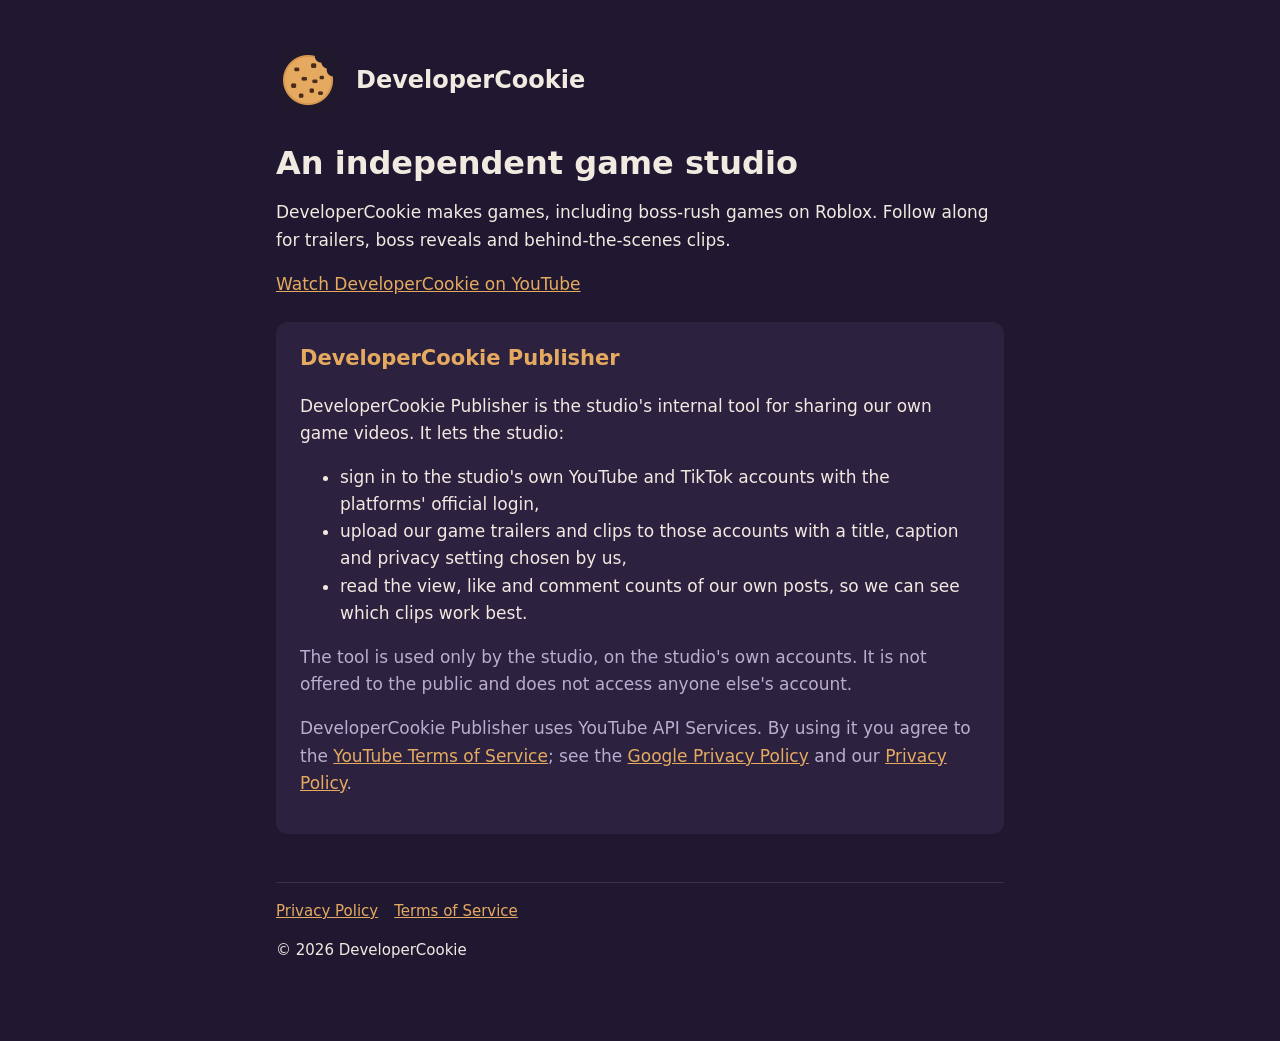
<file: index.html>
<!doctype html>
<html lang="en">
<head>
<meta charset="utf-8">
<meta name="viewport" content="width=device-width, initial-scale=1">
<title>DeveloperCookie</title>
<meta name="description" content="DeveloperCookie is an independent game studio.">
<link rel="icon" href="icon.png">
<link rel="stylesheet" href="style.css">
</head>
<body>
<main>
  <header><img src="icon.png" alt="DeveloperCookie logo"><a href="./">DeveloperCookie</a></header>

  <h1>An independent game studio</h1>
  <p>DeveloperCookie makes games, including boss-rush games on Roblox. Follow along for trailers, boss reveals and behind-the-scenes clips.</p>
  <p><a href="https://www.youtube.com/@developercookie-s8m">Watch DeveloperCookie on YouTube</a></p>

  <div class="card">
    <h2 style="margin-top:0">DeveloperCookie Publisher</h2>
    <p>DeveloperCookie Publisher is the studio's internal tool for sharing our own game videos. It lets the studio:</p>
    <ul>
      <li>sign in to the studio's own YouTube and TikTok accounts with the platforms' official login,</li>
      <li>upload our game trailers and clips to those accounts with a title, caption and privacy setting chosen by us,</li>
      <li>read the view, like and comment counts of our own posts, so we can see which clips work best.</li>
    </ul>
    <p class="muted">The tool is used only by the studio, on the studio's own accounts. It is not offered to the public and does not access anyone else's account.</p>
    <p class="muted">DeveloperCookie Publisher uses YouTube API Services. By using it you agree to the <a href="https://www.youtube.com/t/terms">YouTube Terms of Service</a>; see the <a href="https://policies.google.com/privacy">Google Privacy Policy</a> and our <a href="privacy.html">Privacy Policy</a>.</p>
  </div>

  <footer>
    <a href="privacy.html">Privacy Policy</a><a href="terms.html">Terms of Service</a>
    <p>&copy; 2026 DeveloperCookie</p>
  </footer>
</main>
</body>
</html>
</file>
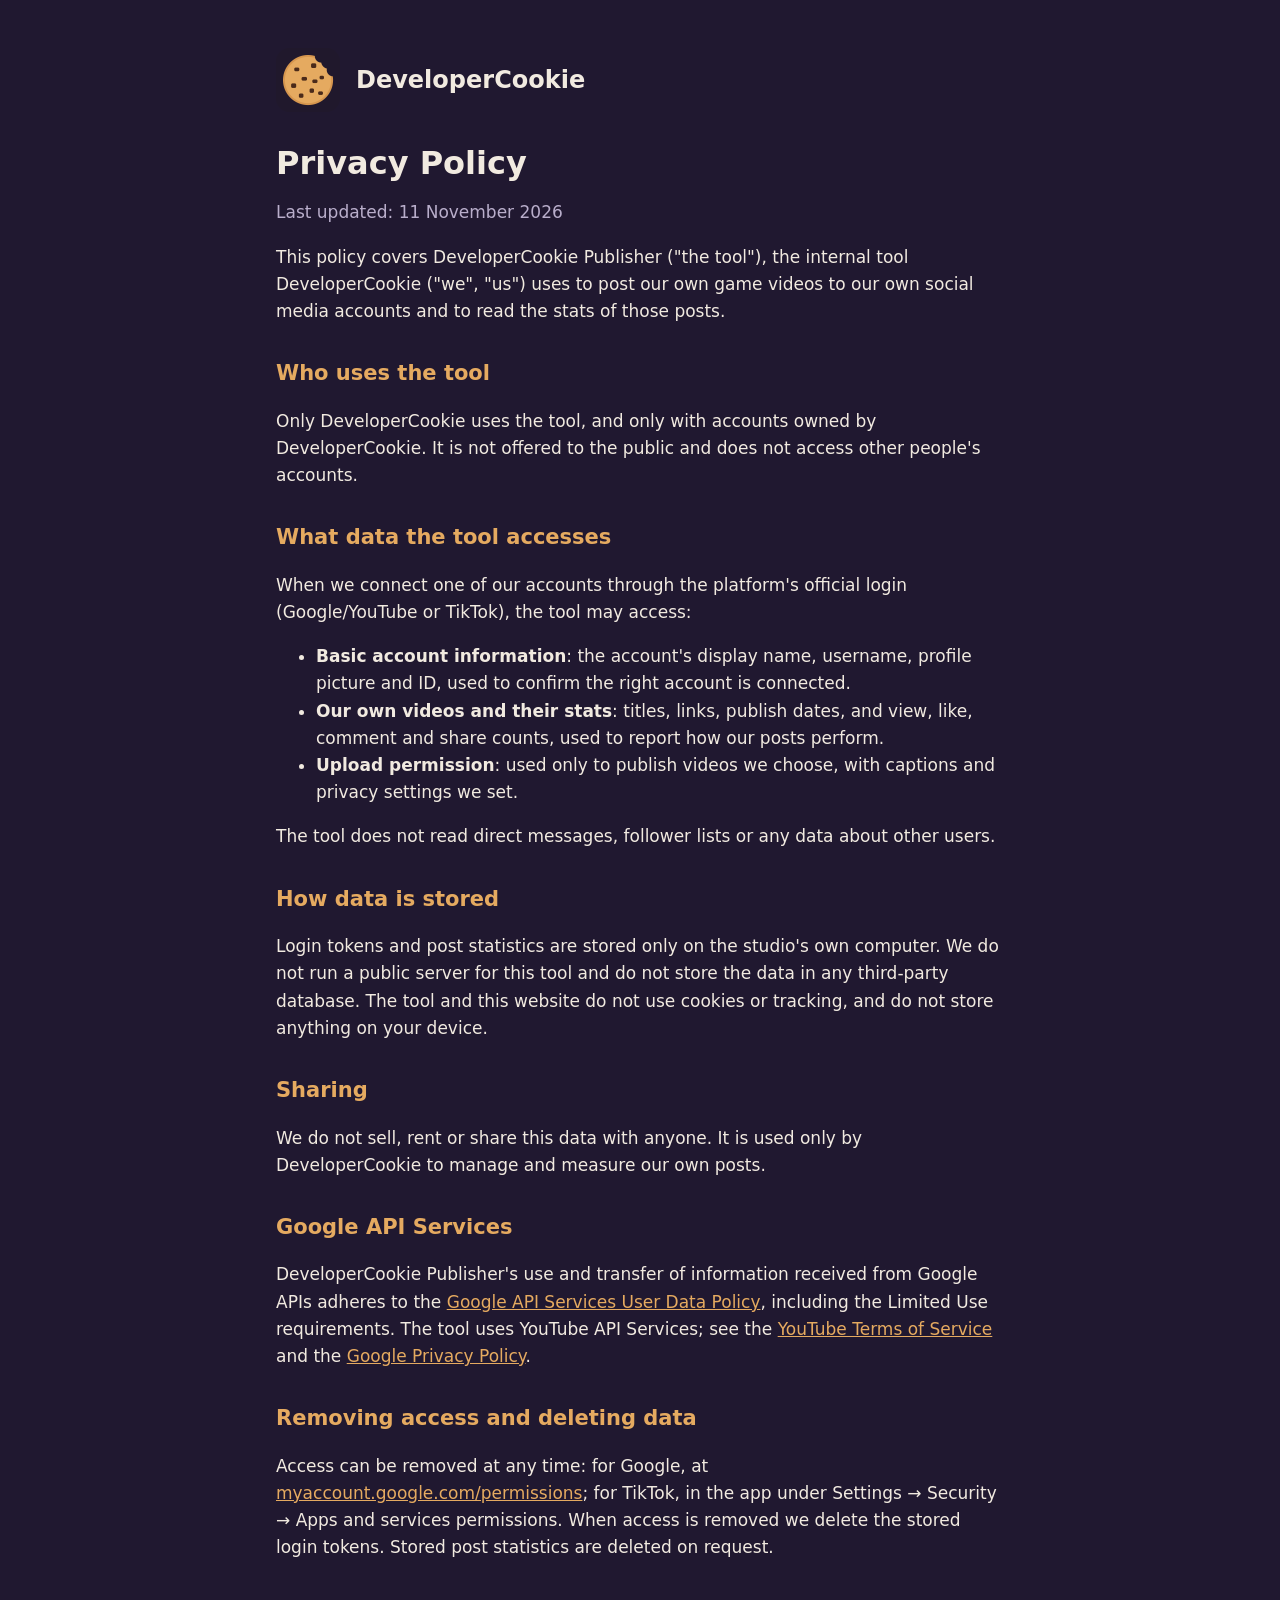
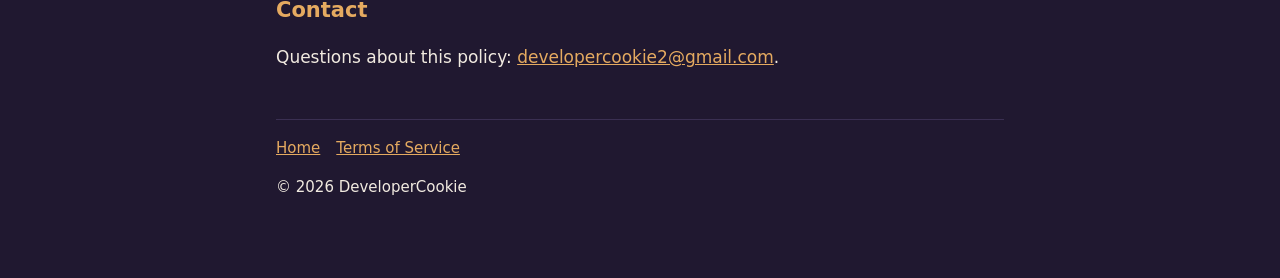
<file: privacy.html>
<!doctype html>
<html lang="en">
<head>
<meta charset="utf-8">
<meta name="viewport" content="width=device-width, initial-scale=1">
<title>Privacy Policy – DeveloperCookie</title>
<link rel="icon" href="icon.png">
<link rel="stylesheet" href="style.css">
</head>
<body>
<main>
  <header><img src="icon.png" alt="DeveloperCookie logo"><a href="./">DeveloperCookie</a></header>

  <h1>Privacy Policy</h1>
  <p class="muted">Last updated: 11 November 2026</p>

  <p>This policy covers DeveloperCookie Publisher ("the tool"), the internal tool DeveloperCookie ("we", "us") uses to post our own game videos to our own social media accounts and to read the stats of those posts.</p>

  <h2>Who uses the tool</h2>
  <p>Only DeveloperCookie uses the tool, and only with accounts owned by DeveloperCookie. It is not offered to the public and does not access other people's accounts.</p>

  <h2>What data the tool accesses</h2>
  <p>When we connect one of our accounts through the platform's official login (Google/YouTube or TikTok), the tool may access:</p>
  <ul>
    <li><strong>Basic account information</strong>: the account's display name, username, profile picture and ID, used to confirm the right account is connected.</li>
    <li><strong>Our own videos and their stats</strong>: titles, links, publish dates, and view, like, comment and share counts, used to report how our posts perform.</li>
    <li><strong>Upload permission</strong>: used only to publish videos we choose, with captions and privacy settings we set.</li>
  </ul>
  <p>The tool does not read direct messages, follower lists or any data about other users.</p>

  <h2>How data is stored</h2>
  <p>Login tokens and post statistics are stored only on the studio's own computer. We do not run a public server for this tool and do not store the data in any third-party database. The tool and this website do not use cookies or tracking, and do not store anything on your device.</p>

  <h2>Sharing</h2>
  <p>We do not sell, rent or share this data with anyone. It is used only by DeveloperCookie to manage and measure our own posts.</p>

  <h2>Google API Services</h2>
  <p>DeveloperCookie Publisher's use and transfer of information received from Google APIs adheres to the <a href="https://developers.google.com/terms/api-services-user-data-policy">Google API Services User Data Policy</a>, including the Limited Use requirements. The tool uses YouTube API Services; see the <a href="https://www.youtube.com/t/terms">YouTube Terms of Service</a> and the <a href="https://policies.google.com/privacy">Google Privacy Policy</a>.</p>

  <h2>Removing access and deleting data</h2>
  <p>Access can be removed at any time: for Google, at <a href="https://myaccount.google.com/permissions">myaccount.google.com/permissions</a>; for TikTok, in the app under Settings &rarr; Security &rarr; Apps and services permissions. When access is removed we delete the stored login tokens. Stored post statistics are deleted on request.</p>

  <h2>Contact</h2>
  <p>Questions about this policy: <a href="mailto:developercookie2@gmail.com">developercookie2@gmail.com</a>.</p>

  <footer>
    <a href="./">Home</a><a href="terms.html">Terms of Service</a>
    <p>&copy; 2026 DeveloperCookie</p>
  </footer>
</main>
</body>
</html>
</file>
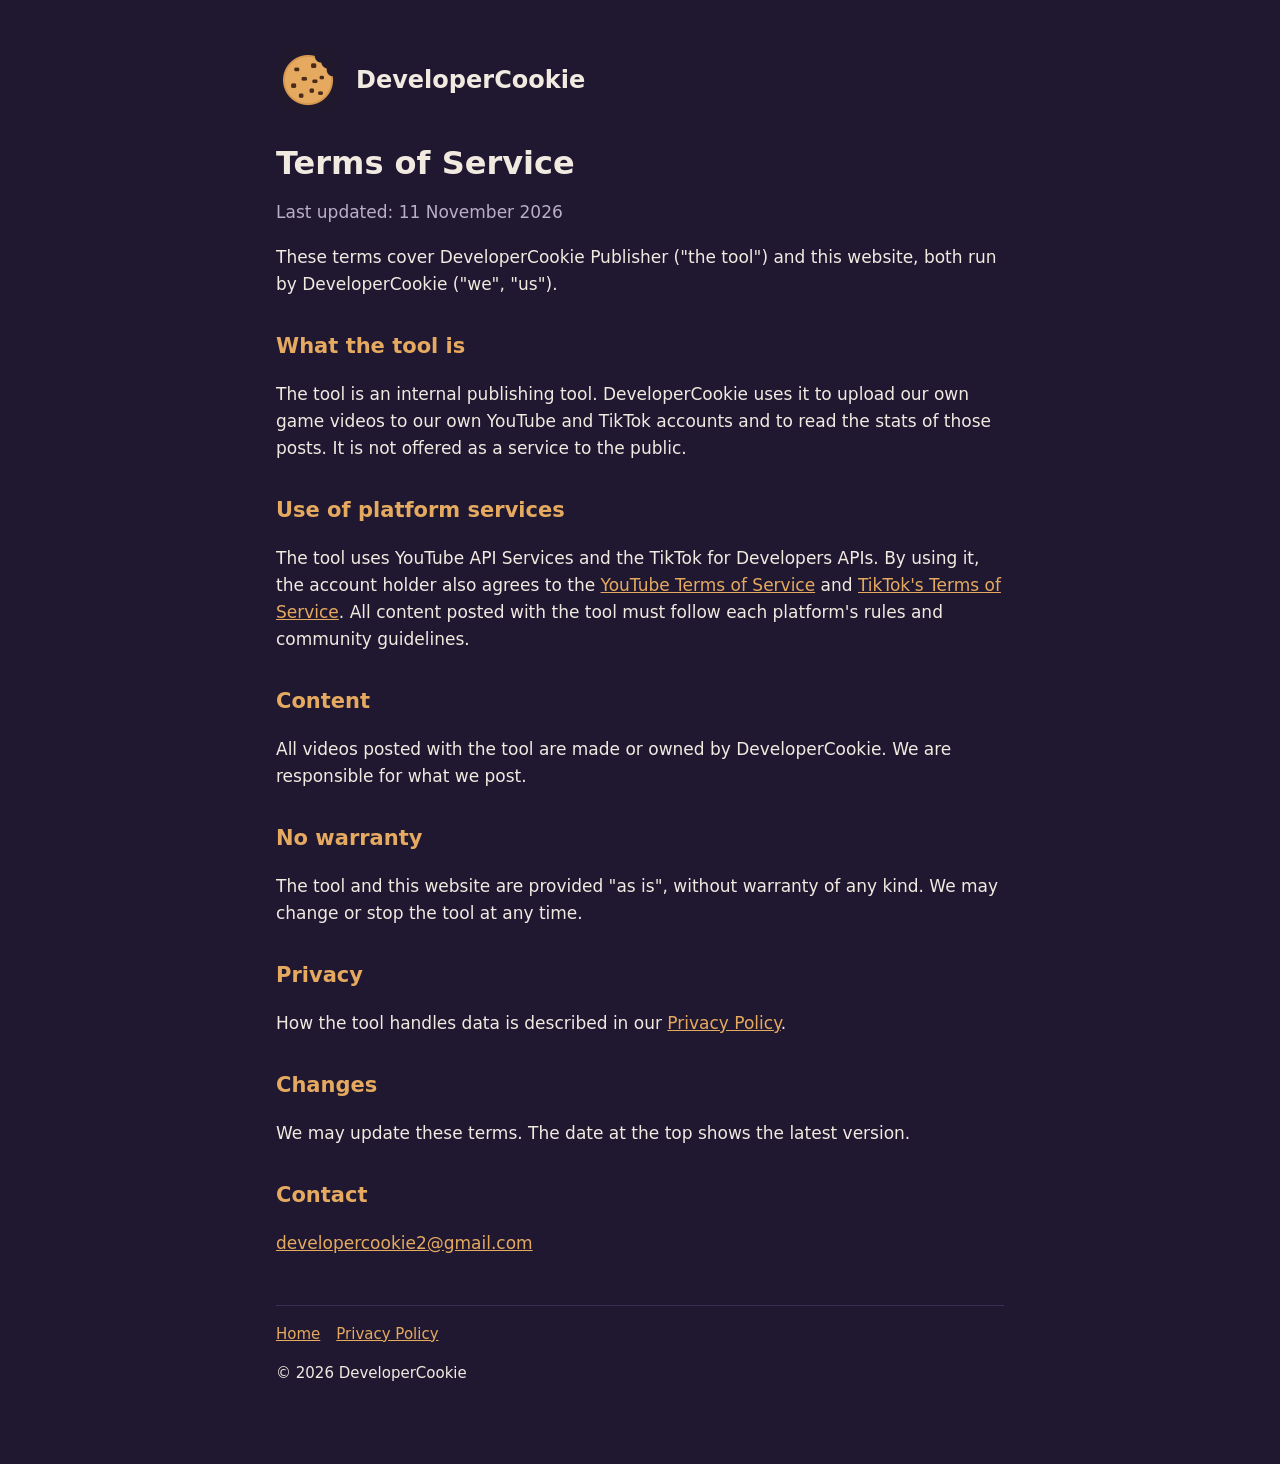
<file: terms.html>
<!doctype html>
<html lang="en">
<head>
<meta charset="utf-8">
<meta name="viewport" content="width=device-width, initial-scale=1">
<title>Terms of Service – DeveloperCookie</title>
<link rel="icon" href="icon.png">
<link rel="stylesheet" href="style.css">
</head>
<body>
<main>
  <header><img src="icon.png" alt="DeveloperCookie logo"><a href="./">DeveloperCookie</a></header>

  <h1>Terms of Service</h1>
  <p class="muted">Last updated: 11 November 2026</p>

  <p>These terms cover DeveloperCookie Publisher ("the tool") and this website, both run by DeveloperCookie ("we", "us").</p>

  <h2>What the tool is</h2>
  <p>The tool is an internal publishing tool. DeveloperCookie uses it to upload our own game videos to our own YouTube and TikTok accounts and to read the stats of those posts. It is not offered as a service to the public.</p>

  <h2>Use of platform services</h2>
  <p>The tool uses YouTube API Services and the TikTok for Developers APIs. By using it, the account holder also agrees to the <a href="https://www.youtube.com/t/terms">YouTube Terms of Service</a> and <a href="https://www.tiktok.com/legal/terms-of-service">TikTok's Terms of Service</a>. All content posted with the tool must follow each platform's rules and community guidelines.</p>

  <h2>Content</h2>
  <p>All videos posted with the tool are made or owned by DeveloperCookie. We are responsible for what we post.</p>

  <h2>No warranty</h2>
  <p>The tool and this website are provided "as is", without warranty of any kind. We may change or stop the tool at any time.</p>

  <h2>Privacy</h2>
  <p>How the tool handles data is described in our <a href="privacy.html">Privacy Policy</a>.</p>

  <h2>Changes</h2>
  <p>We may update these terms. The date at the top shows the latest version.</p>

  <h2>Contact</h2>
  <p><a href="mailto:developercookie2@gmail.com">developercookie2@gmail.com</a></p>

  <footer>
    <a href="./">Home</a><a href="privacy.html">Privacy Policy</a>
    <p>&copy; 2026 DeveloperCookie</p>
  </footer>
</main>
</body>
</html>
</file>
<file: style.css>
:root { --bg: #201830; --card: #2c2240; --text: #f1eae0; --muted: #b9aecb; --accent: #e5aa60; }
* { box-sizing: border-box; }
body { margin: 0; background: var(--bg); color: var(--text); font: 17px/1.6 system-ui, -apple-system, "Segoe UI", sans-serif; }
main { max-width: 760px; margin: 0 auto; padding: 48px 16px 64px; }
header { display: flex; align-items: center; gap: 16px; margin-bottom: 32px; }
header img { width: 64px; height: 64px; border-radius: 14px; }
header a { color: var(--text); text-decoration: none; font-weight: 700; font-size: 24px; }
h1 { font-size: 32px; line-height: 1.2; margin: 0 0 16px; }
h2 { font-size: 21px; margin: 32px 0 8px; color: var(--accent); }
p, li { color: var(--text); }
.muted { color: var(--muted); }
a { color: var(--accent); }
.card { background: var(--card); border-radius: 12px; padding: 20px 24px; margin: 24px 0; }
footer { margin-top: 48px; padding-top: 16px; border-top: 1px solid #3a2f52; color: var(--muted); font-size: 15px; }
footer a { margin-right: 16px; }
</file>
